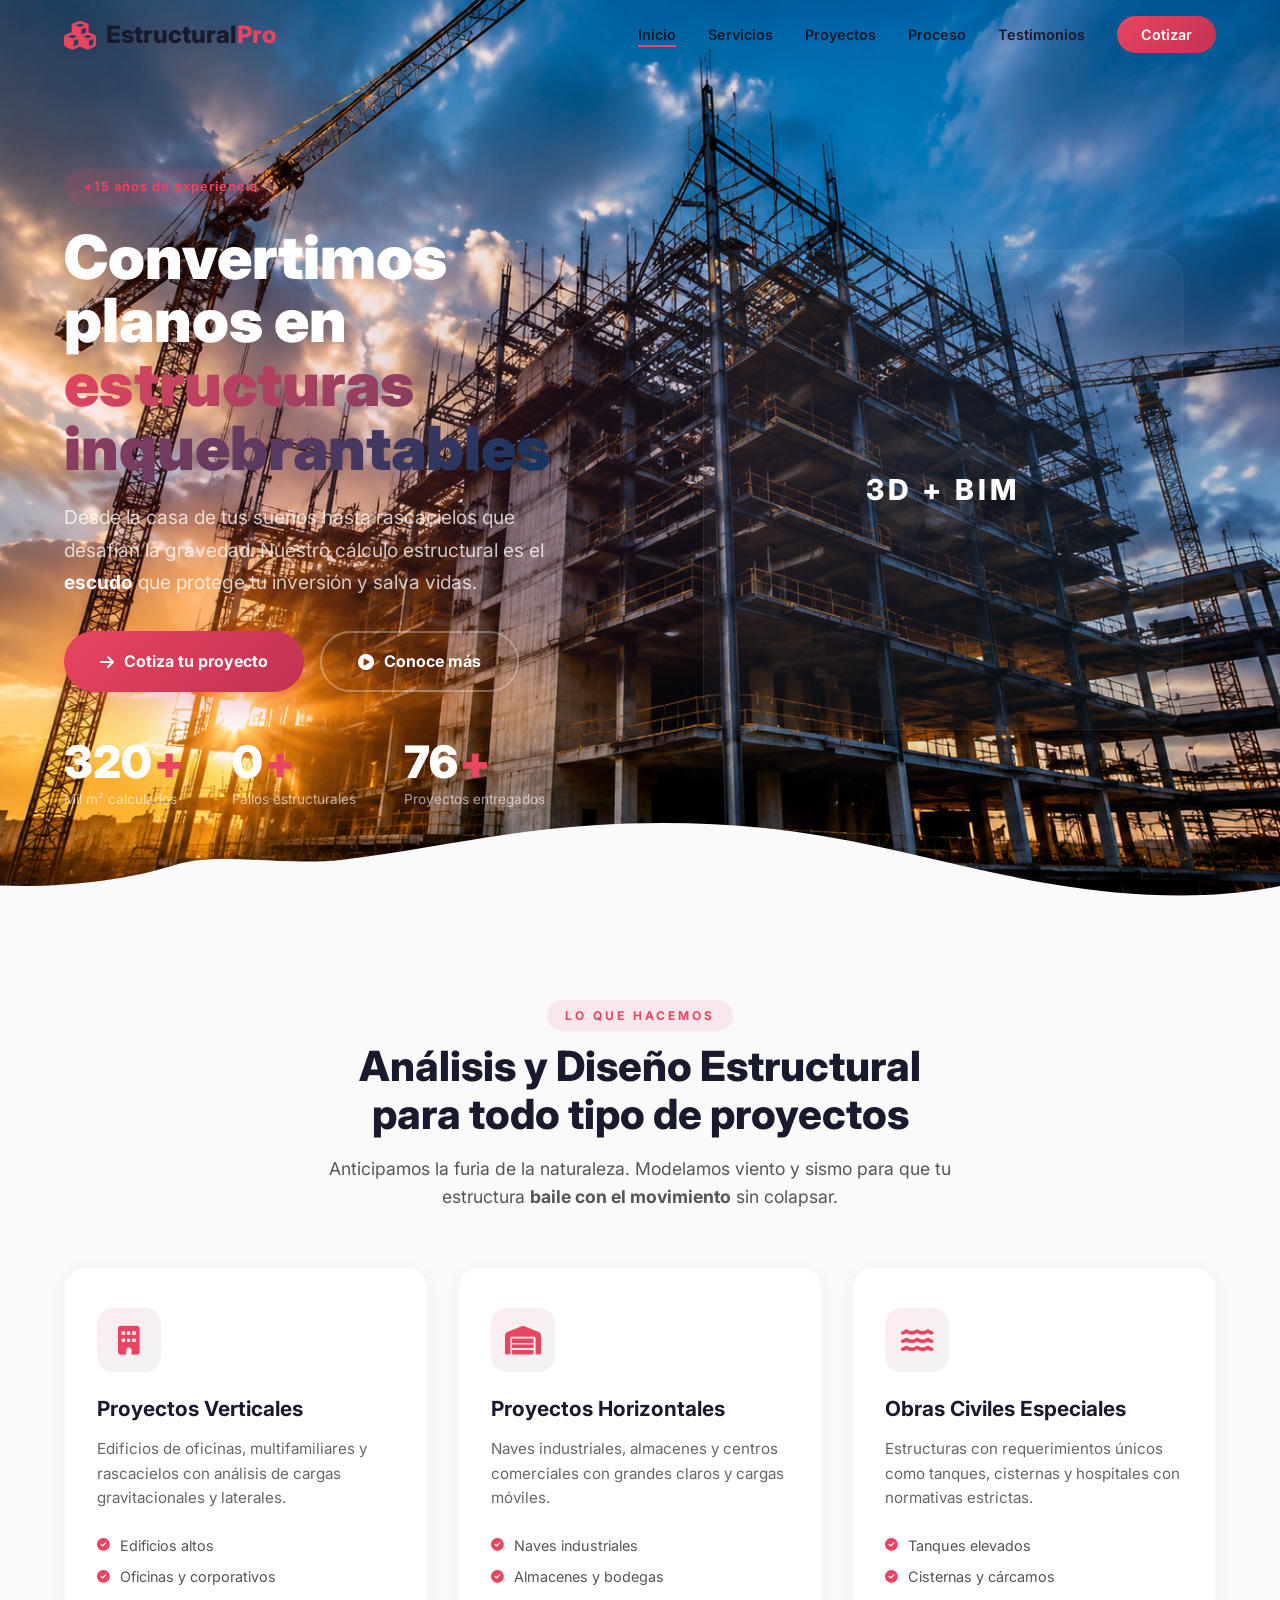
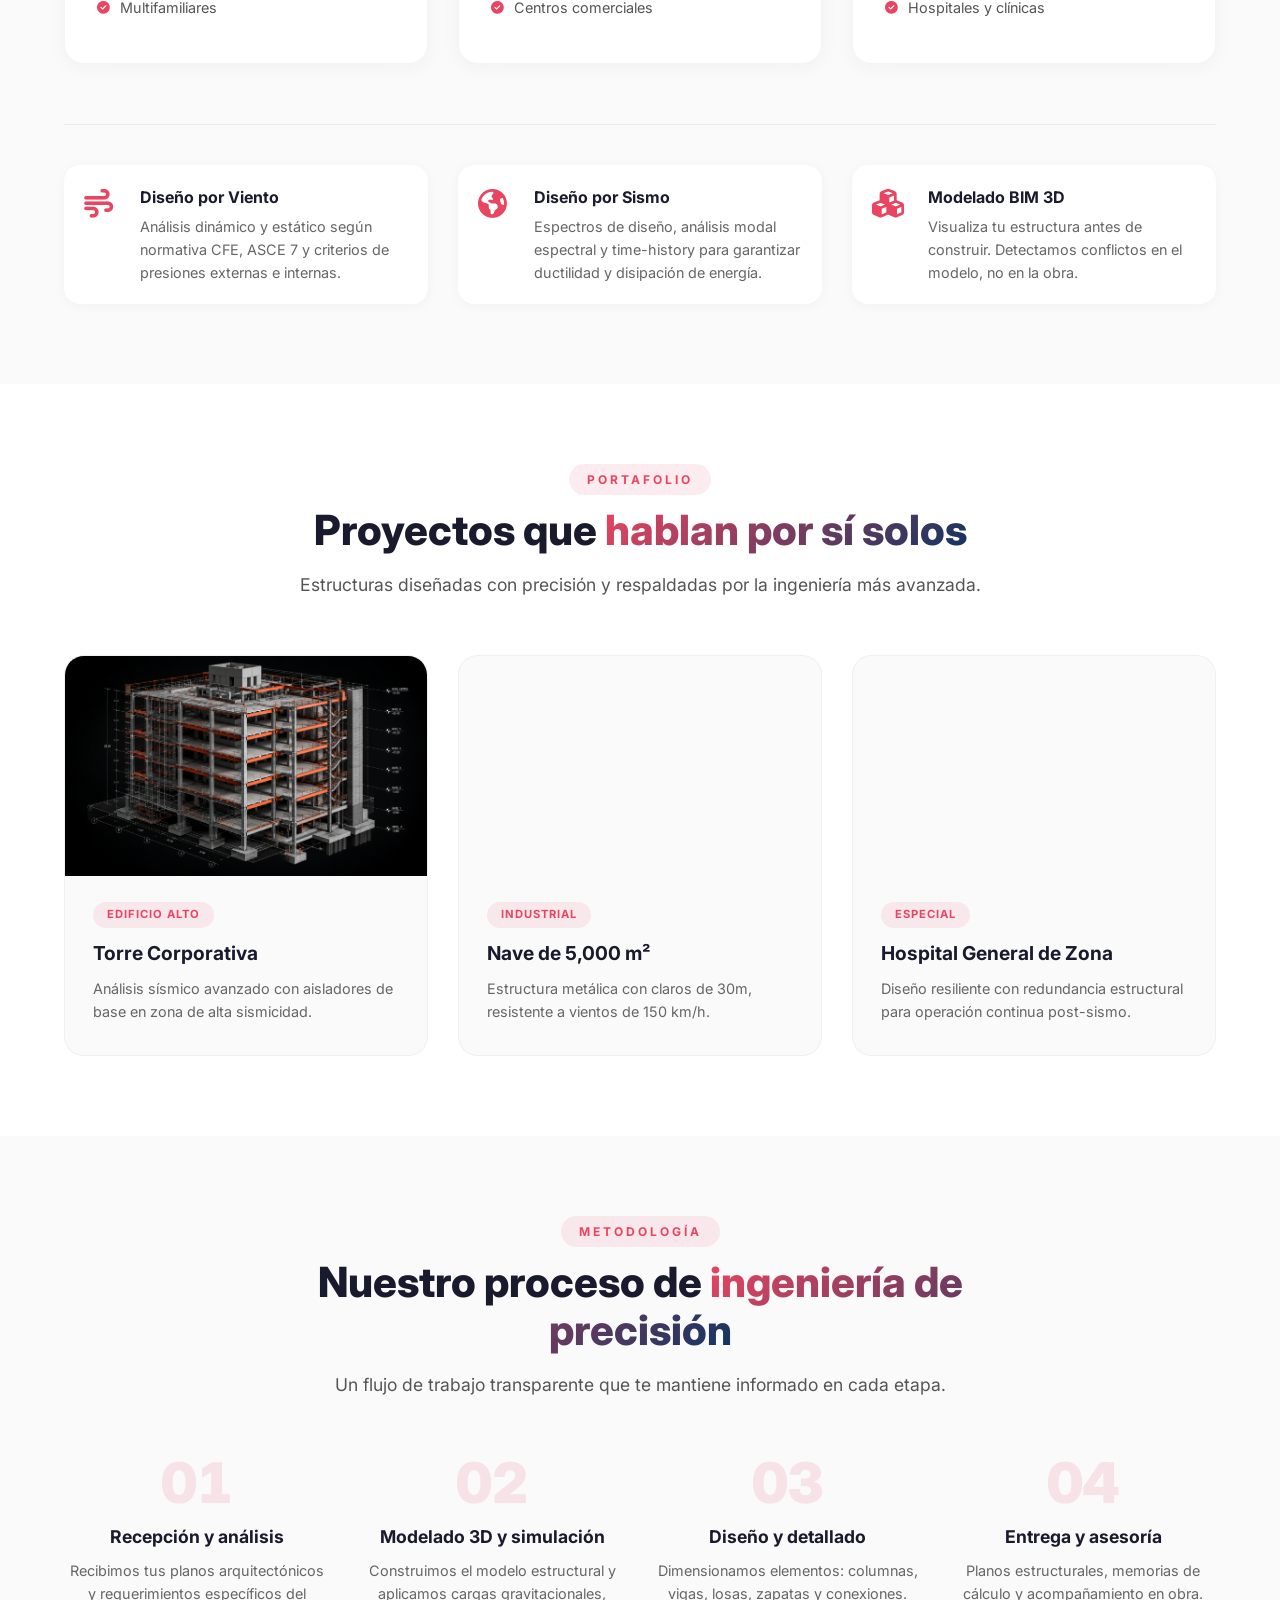
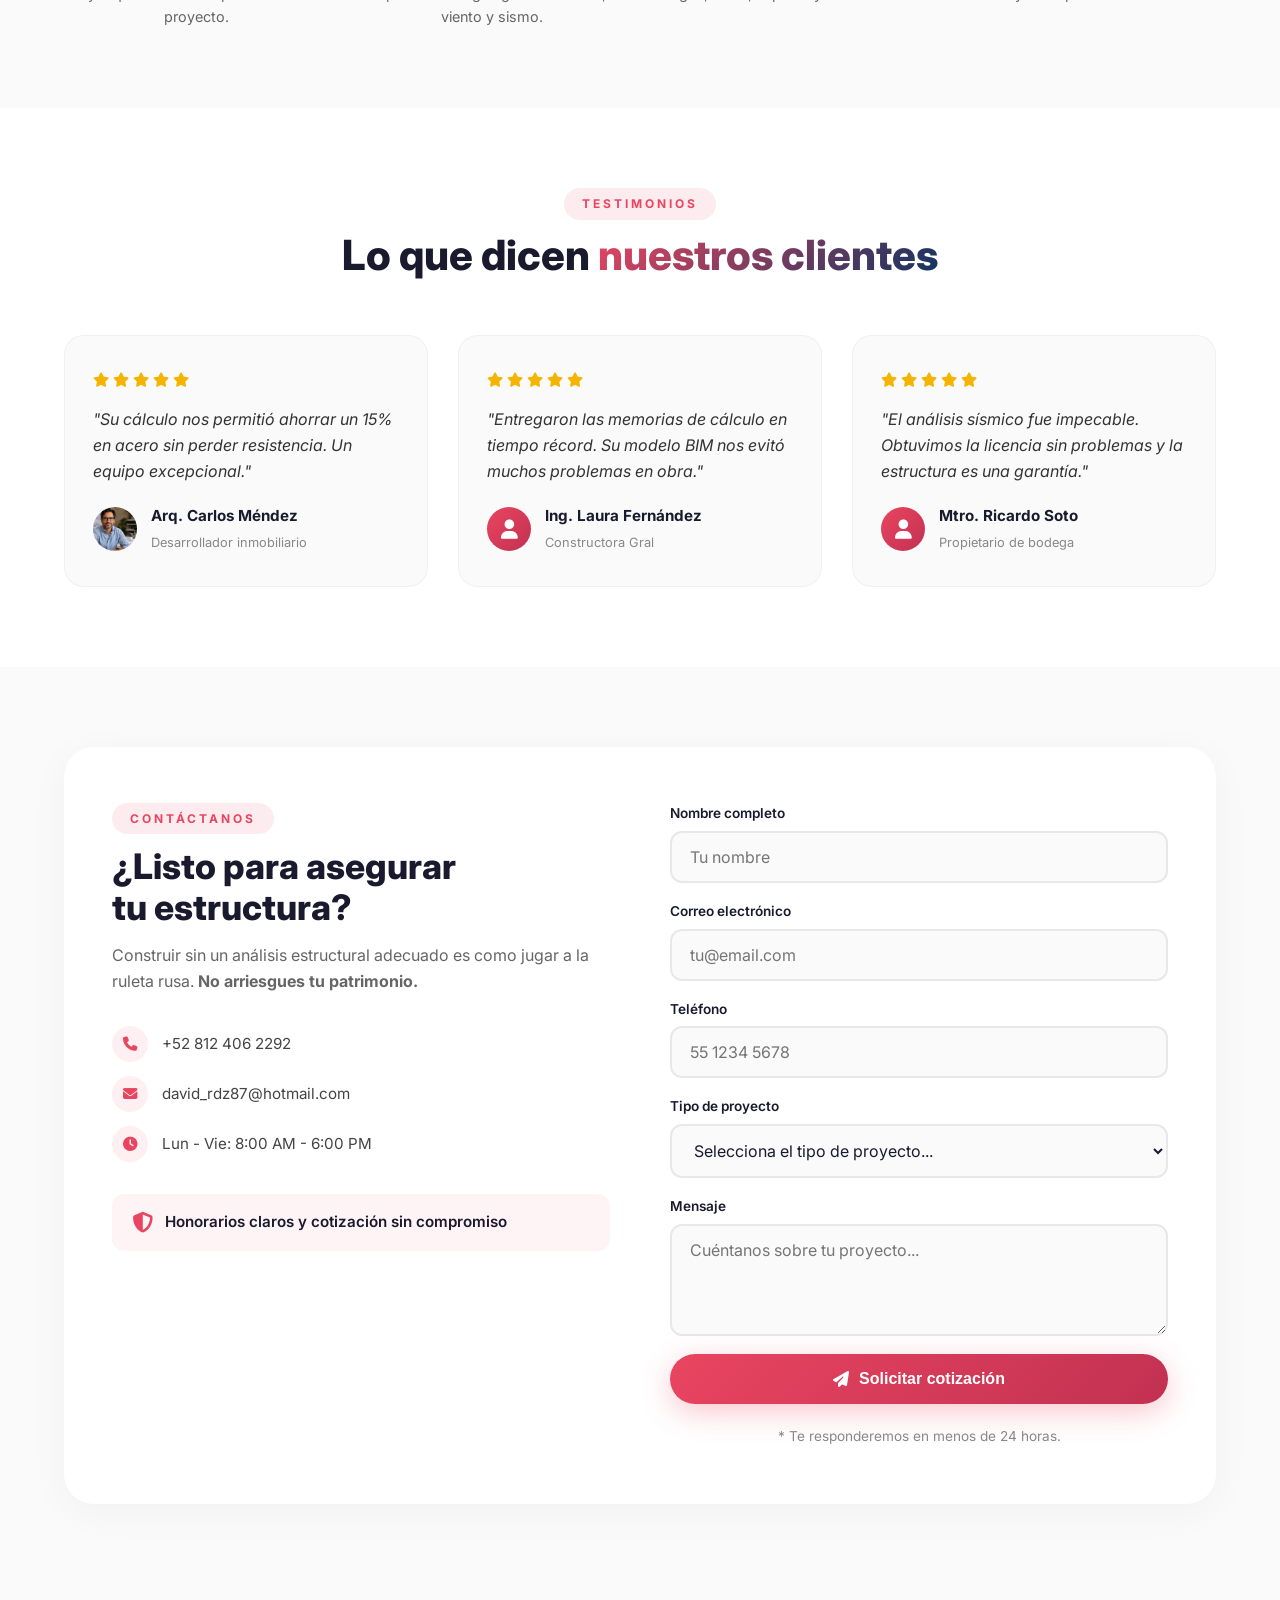
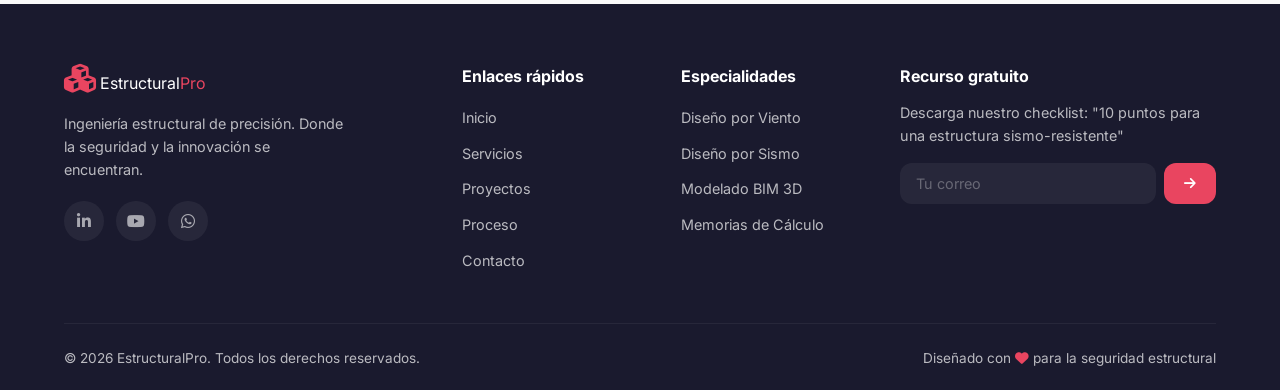
<file: index.html>
<!DOCTYPE html>
<html lang="es-MX">
<head>
    <meta charset="UTF-8" />
    <meta name="viewport" content="width=device-width, initial-scale=1.0" />
    <meta name="description" content="Análisis y Diseño Estructural para todo tipo de proyectos. Especialistas en resistencia sísmica y de viento. Cotiza tu estructura ahora." />
    <title>EstructuralPro | Análisis y Diseño Estructural</title>

    <!-- Google Fonts (cargado directamente) -->
    <link rel="preconnect" href="https://fonts.googleapis.com" />
    <link rel="preconnect" href="https://fonts.gstatic.com" crossorigin />
    <link href="https://fonts.googleapis.com/css2?family=Inter:opsz,wght@14..32,400;14..32,600;14..32,700;14..32,800;14..32,900&display=swap" rel="stylesheet" />

    <!-- Font Awesome (íconos vectoriales) -->
    <link rel="stylesheet" href="https://cdnjs.cloudflare.com/ajax/libs/font-awesome/6.5.0/css/all.min.css" />

    <!-- Estilos principales -->
    <link rel="stylesheet" href="styles.css" />
</head>
<body>

    <!-- ========== HEADER / NAVEGACIÓN ========== -->
    <header class="header" id="header">
        <div class="container header-container">
            <div class="logo">
                <a href="#">
                    <i class="fas fa-cubes"></i>
                    <span>Estructural<span class="highlight">Pro</span></span>
                </a>
            </div>

            <nav class="nav-menu" id="navMenu">
                <ul>
                    <li><a href="#inicio" class="active">Inicio</a></li>
                    <li><a href="#servicios">Servicios</a></li>
                    <li><a href="#proyectos">Proyectos</a></li>
                    <li><a href="#proceso">Proceso</a></li>
                    <li><a href="#testimonios">Testimonios</a></li>
                    <li><a href="#contacto" class="btn-nav-cta">Cotizar</a></li>
                </ul>
            </nav>

            <button class="hamburger" id="hamburger" aria-label="Abrir menú">
                <span></span>
                <span></span>
                <span></span>
            </button>
        </div>
    </header>

    <!-- ========== HERO ========== -->
    <section class="hero" id="inicio" style="background-image: url('hero-bg.jpg'); background-size: cover; background-position: center;">
        <div class="hero-overlay"></div>
        <div class="container hero-container">
            <div class="hero-content">
                <span class="hero-badge">+15 años de experiencia</span>
                <h1>
                    Convertimos planos en
                    <span class="text-gradient">estructuras inquebrantables</span>
                </h1>
                <p class="hero-desc">
                    Desde la casa de tus sueños hasta rascacielos que desafían la gravedad.
                    Nuestro cálculo estructural es el <strong>escudo</strong> que protege tu inversión y salva vidas.
                </p>
                <div class="hero-buttons">
                    <a href="#contacto" class="btn-primary">
                        <i class="fas fa-arrow-right"></i> Cotiza tu proyecto
                    </a>
                    <a href="#servicios" class="btn-secondary">
                        <i class="fas fa-play-circle"></i> Conoce más
                    </a>
                </div>
                <div class="hero-stats">
                    <div class="stat-item">
                        <span class="stat-number" data-count="500">0</span>
                        <span class="stat-label">Mil m² calculados</span>
                    </div>
                    <div class="stat-item">
                        <span class="stat-number" data-count="0">0</span>
                        <span class="stat-label">Fallos estructurales</span>
                    </div>
                    <div class="stat-item">
                        <span class="stat-number" data-count="120">0</span>
                        <span class="stat-label">Proyectos entregados</span>
                    </div>
                </div>
            </div>
            <div class="hero-visual">
                <div class="hero-3d-placeholder">
                    <i class="fas fa-cube"></i>
                    <i class="fas fa-cube"></i>
                    <i class="fas fa-cube"></i>
                    <span>3D + BIM</span>
                </div>
            </div>
        </div>
        <div class="hero-wave">
            <svg viewBox="0 0 1200 120" preserveAspectRatio="none">
                <path d="M321.39,56.44c58-10.79,114.16-30.13,172-41.86,82.39-16.72,168.19-17.73,250.45-.39C823.78,31,906.67,72,985.66,92.83c70.05,18.48,146.53,26.09,214.34,3V120H0V95.32C58.69,99.2,119.62,86.83,163.3,64.87,205.88,43.44,263.34,67.24,321.39,56.44Z" />
            </svg>
        </div>
    </section>

    <!-- ========== SERVICIOS ========== -->
    <section class="services" id="servicios">
        <div class="container">
            <div class="section-header">
                <span class="section-tag">Lo que hacemos</span>
                <h2>Análisis y Diseño Estructural <br />para todo tipo de proyectos</h2>
                <p>Anticipamos la furia de la naturaleza. Modelamos viento y sismo para que tu estructura <strong>baile con el movimiento</strong> sin colapsar.</p>
            </div>

            <div class="services-grid">
                <!-- Servicio 1 -->
                <div class="service-card">
                    <div class="service-icon"><i class="fas fa-building"></i></div>
                    <h3>Proyectos Verticales</h3>
                    <p>Edificios de oficinas, multifamiliares y rascacielos con análisis de cargas gravitacionales y laterales.</p>
                    <ul class="service-list">
                        <li><i class="fas fa-check-circle"></i> Edificios altos</li>
                        <li><i class="fas fa-check-circle"></i> Oficinas y corporativos</li>
                        <li><i class="fas fa-check-circle"></i> Multifamiliares</li>
                    </ul>
                </div>

                <!-- Servicio 2 -->
                <div class="service-card">
                    <div class="service-icon"><i class="fas fa-warehouse"></i></div>
                    <h3>Proyectos Horizontales</h3>
                    <p>Naves industriales, almacenes y centros comerciales con grandes claros y cargas móviles.</p>
                    <ul class="service-list">
                        <li><i class="fas fa-check-circle"></i> Naves industriales</li>
                        <li><i class="fas fa-check-circle"></i> Almacenes y bodegas</li>
                        <li><i class="fas fa-check-circle"></i> Centros comerciales</li>
                    </ul>
                </div>

                <!-- Servicio 3 -->
                <div class="service-card">
                    <div class="service-icon"><i class="fas fa-water"></i></div>
                    <h3>Obras Civiles Especiales</h3>
                    <p>Estructuras con requerimientos únicos como tanques, cisternas y hospitales con normativas estrictas.</p>
                    <ul class="service-list">
                        <li><i class="fas fa-check-circle"></i> Tanques elevados</li>
                        <li><i class="fas fa-check-circle"></i> Cisternas y cárcamos</li>
                        <li><i class="fas fa-check-circle"></i> Hospitales y clínicas</li>
                    </ul>
                </div>
            </div>

            <!-- Especialidades técnicas -->
            <div class="services-specialties">
                <div class="specialty-item">
                    <i class="fas fa-wind"></i>
                    <div>
                        <h4>Diseño por Viento</h4>
                        <p>Análisis dinámico y estático según normativa CFE, ASCE 7 y criterios de presiones externas e internas.</p>
                    </div>
                </div>
                <div class="specialty-item">
                    <i class="fas fa-earth-americas"></i>
                    <div>
                        <h4>Diseño por Sismo</h4>
                        <p>Espectros de diseño, análisis modal espectral y time-history para garantizar ductilidad y disipación de energía.</p>
                    </div>
                </div>
                <div class="specialty-item">
                    <i class="fas fa-cubes"></i>
                    <div>
                        <h4>Modelado BIM 3D</h4>
                        <p>Visualiza tu estructura antes de construir. Detectamos conflictos en el modelo, no en la obra.</p>
                    </div>
                </div>
            </div>
        </div>
    </section>

    <!-- ========== PROYECTOS / PORTFOLIO ========== -->
    <section class="projects" id="proyectos">
        <div class="container">
            <div class="section-header">
                <span class="section-tag">Portafolio</span>
                <h2>Proyectos que <span class="text-gradient">hablan por sí solos</span></h2>
                <p>Estructuras diseñadas con precisión y respaldadas por la ingeniería más avanzada.</p>
            </div>

            <div class="projects-grid">
                <div class="project-card">
                    <div class="project-image" style="background-image: url('proyecto1.jpg'); background-size: cover; background-position: center;">
    <!-- El ícono se mantiene o lo quitas -->
</div>
                    <div class="project-info">
                        <span class="project-tag">Edificio Alto</span>
                        <h3>Torre Corporativa</h3>
                        <p>Análisis sísmico avanzado con aisladores de base en zona de alta sismicidad.</p>
                    </div>
                </div>

                <div class="project-card">
                    <div class="project-image">
                        <i class="fas fa-warehouse"></i>
                    </div>
                    <div class="project-info">
                        <span class="project-tag">Industrial</span>
                        <h3>Nave de 5,000 m²</h3>
                        <p>Estructura metálica con claros de 30m, resistente a vientos de 150 km/h.</p>
                    </div>
                </div>

                <div class="project-card">
                    <div class="project-image">
                        <i class="fas fa-hospital"></i>
                    </div>
                    <div class="project-info">
                        <span class="project-tag">Especial</span>
                        <h3>Hospital General de Zona</h3>
                        <p>Diseño resiliente con redundancia estructural para operación continua post-sismo.</p>
                    </div>
                </div>
            </div>
        </div>
    </section>

    <!-- ========== PROCESO ========== -->
    <section class="process" id="proceso">
        <div class="container">
            <div class="section-header">
                <span class="section-tag">Metodología</span>
                <h2>Nuestro proceso de <span class="text-gradient">ingeniería de precisión</span></h2>
                <p>Un flujo de trabajo transparente que te mantiene informado en cada etapa.</p>
            </div>

            <div class="process-steps">
                <div class="step">
                    <div class="step-number">01</div>
                    <div class="step-content">
                        <h3>Recepción y análisis</h3>
                        <p>Recibimos tus planos arquitectónicos y requerimientos específicos del proyecto.</p>
                    </div>
                </div>
                <div class="step">
                    <div class="step-number">02</div>
                    <div class="step-content">
                        <h3>Modelado 3D y simulación</h3>
                        <p>Construimos el modelo estructural y aplicamos cargas gravitacionales, viento y sismo.</p>
                    </div>
                </div>
                <div class="step">
                    <div class="step-number">03</div>
                    <div class="step-content">
                        <h3>Diseño y detallado</h3>
                        <p>Dimensionamos elementos: columnas, vigas, losas, zapatas y conexiones.</p>
                    </div>
                </div>
                <div class="step">
                    <div class="step-number">04</div>
                    <div class="step-content">
                        <h3>Entrega y asesoría</h3>
                        <p>Planos estructurales, memorias de cálculo y acompañamiento en obra.</p>
                    </div>
                </div>
            </div>
        </div>
    </section>

    <!-- ========== TESTIMONIOS ========== -->
    <section class="testimonials" id="testimonios">
        <div class="container">
            <div class="section-header">
                <span class="section-tag">Testimonios</span>
                <h2>Lo que dicen <span class="text-gradient">nuestros clientes</span></h2>
            </div>

            <div class="testimonials-grid">
                <div class="testimonial-card">
                    <div class="testimonial-stars">
                        <i class="fas fa-star"></i>
                        <i class="fas fa-star"></i>
                        <i class="fas fa-star"></i>
                        <i class="fas fa-star"></i>
                        <i class="fas fa-star"></i>
                    </div>
                    <p>"Su cálculo nos permitió ahorrar un 15% en acero sin perder resistencia. Un equipo excepcional."</p>
                    <div class="testimonial-author">
                        <div class="author-avatar" style="background-image: url('testimonio1.jpg'); background-size: cover; background-position: center;">
    <!-- El ícono se mantiene o lo quitas -->
</div>
                        <div>
                            <span class="author-name">Arq. Carlos Méndez</span>
                            <span class="author-role">Desarrollador inmobiliario</span>
                        </div>
                    </div>
                </div>

                <div class="testimonial-card">
                    <div class="testimonial-stars">
                        <i class="fas fa-star"></i>
                        <i class="fas fa-star"></i>
                        <i class="fas fa-star"></i>
                        <i class="fas fa-star"></i>
                        <i class="fas fa-star"></i>
                    </div>
                    <p>"Entregaron las memorias de cálculo en tiempo récord. Su modelo BIM nos evitó muchos problemas en obra."</p>
                    <div class="testimonial-author">
                        <div class="author-avatar"><i class="fas fa-user"></i></div>
                        <div>
                            <span class="author-name">Ing. Laura Fernández</span>
                            <span class="author-role">Constructora Gral</span>
                        </div>
                    </div>
                </div>

                <div class="testimonial-card">
                    <div class="testimonial-stars">
                        <i class="fas fa-star"></i>
                        <i class="fas fa-star"></i>
                        <i class="fas fa-star"></i>
                        <i class="fas fa-star"></i>
                        <i class="fas fa-star"></i>
                    </div>
                    <p>"El análisis sísmico fue impecable. Obtuvimos la licencia sin problemas y la estructura es una garantía."</p>
                    <div class="testimonial-author">
                        <div class="author-avatar"><i class="fas fa-user"></i></div>
                        <div>
                            <span class="author-name">Mtro. Ricardo Soto</span>
                            <span class="author-role">Propietario de bodega</span>
                        </div>
                    </div>
                </div>
            </div>
        </div>
    </section>

    <!-- ========== CONTACTO / COTIZACIÓN ========== -->
    <section class="contact" id="contacto">
        <div class="container">
            <div class="contact-wrapper">
                <div class="contact-info">
                    <span class="section-tag">Contáctanos</span>
                    <h2>¿Listo para asegurar <br />tu estructura?</h2>
                    <p>Construir sin un análisis estructural adecuado es como jugar a la ruleta rusa. <strong>No arriesgues tu patrimonio.</strong></p>

                    <ul class="contact-details">
                        <li><i class="fas fa-phone"></i> <span>+52 812 406 2292</span></li>
                        <li><i class="fas fa-envelope"></i> <span>david_rdz87@hotmail.com</span></li>
                        <li><i class="fas fa-clock"></i> <span>Lun - Vie: 8:00 AM - 6:00 PM</span></li>
                    </ul>

                    <div class="contact-trust">
                        <i class="fas fa-shield-halved"></i>
                        <span>Honorarios claros y cotización sin compromiso</span>
                    </div>
                </div>

                <form class="contact-form" id="contactForm">
                    <div class="form-group">
                        <label for="nombre">Nombre completo</label>
                        <input type="text" id="nombre" placeholder="Tu nombre" required />
                    </div>
                    <div class="form-group">
                        <label for="email">Correo electrónico</label>
                        <input type="email" id="email" placeholder="tu@email.com" required />
                    </div>
                    <div class="form-group">
                        <label for="telefono">Teléfono</label>
                        <input type="tel" id="telefono" placeholder="55 1234 5678" />
                    </div>
                    <div class="form-group">
                        <label for="proyecto">Tipo de proyecto</label>
                        <select id="proyecto">
                            <option value="">Selecciona...</option>
                            <option>Casa habitación</option>
                            <option>Nave industrial</option>
                            <option>Almacén / Bodega</option>
                            <option>Centro comercial</option>
                            <option>Edificio de oficinas</option>
                            <option>Edificio multifamiliar</option>
                            <option>Edificio alto</option>
                            <option>Tanque elevado</option>
                            <option>Cisterna</option>
                            <option>Hospital</option>
                            <option>Otro</option>
                        </select>
                    </div>
                    <div class="form-group">
                        <label for="mensaje">Mensaje</label>
                        <textarea id="mensaje" rows="4" placeholder="Cuéntanos sobre tu proyecto..."></textarea>
                    </div>
                    <button type="submit" class="btn-primary btn-full">
                        <i class="fas fa-paper-plane"></i> Solicitar cotización
                    </button>
                    <p class="form-note">* Te responderemos en menos de 24 horas.</p>
                </form>
            </div>
        </div>
    </section>

    <!-- ========== FOOTER ========== -->
    <footer class="footer">
        <div class="container">
            <div class="footer-grid">
                <div class="footer-brand">
                    <div class="logo">
                        <i class="fas fa-cubes"></i>
                        <span>Estructural<span class="highlight">Pro</span></span>
                    </div>
                    <p>Ingeniería estructural de precisión. Donde la seguridad y la innovación se encuentran.</p>
                    <div class="footer-social">
                        <a href="#"><i class="fab fa-linkedin-in"></i></a>
                        <a href="#"><i class="fab fa-youtube"></i></a>
                        <a href="#"><i class="fab fa-whatsapp"></i></a>
                    </div>
                </div>
                <div class="footer-links">
                    <h4>Enlaces rápidos</h4>
                    <ul>
                        <li><a href="#inicio">Inicio</a></li>
                        <li><a href="#servicios">Servicios</a></li>
                        <li><a href="#proyectos">Proyectos</a></li>
                        <li><a href="#proceso">Proceso</a></li>
                        <li><a href="#contacto">Contacto</a></li>
                    </ul>
                </div>
                <div class="footer-links">
                    <h4>Especialidades</h4>
                    <ul>
                        <li><a href="#servicios">Diseño por Viento</a></li>
                        <li><a href="#servicios">Diseño por Sismo</a></li>
                        <li><a href="#servicios">Modelado BIM 3D</a></li>
                        <li><a href="#servicios">Memorias de Cálculo</a></li>
                    </ul>
                </div>
                <div class="footer-newsletter">
                    <h4>Recurso gratuito</h4>
                    <p>Descarga nuestro checklist: "10 puntos para una estructura sismo-resistente"</p>
                    <form class="footer-form">
                        <input type="email" placeholder="Tu correo" />
                        <button type="submit"><i class="fas fa-arrow-right"></i></button>
                    </form>
                </div>
            </div>
            <div class="footer-bottom">
                <p>&copy; 2026 EstructuralPro. Todos los derechos reservados.</p>
                <p>Diseñado con <i class="fas fa-heart"></i> para la seguridad estructural</p>
            </div>
        </div>
    </footer>

    <!-- ========== SCRIPTS ========== -->
    <script src="script.js"></script>
</body>
</html>
</file>
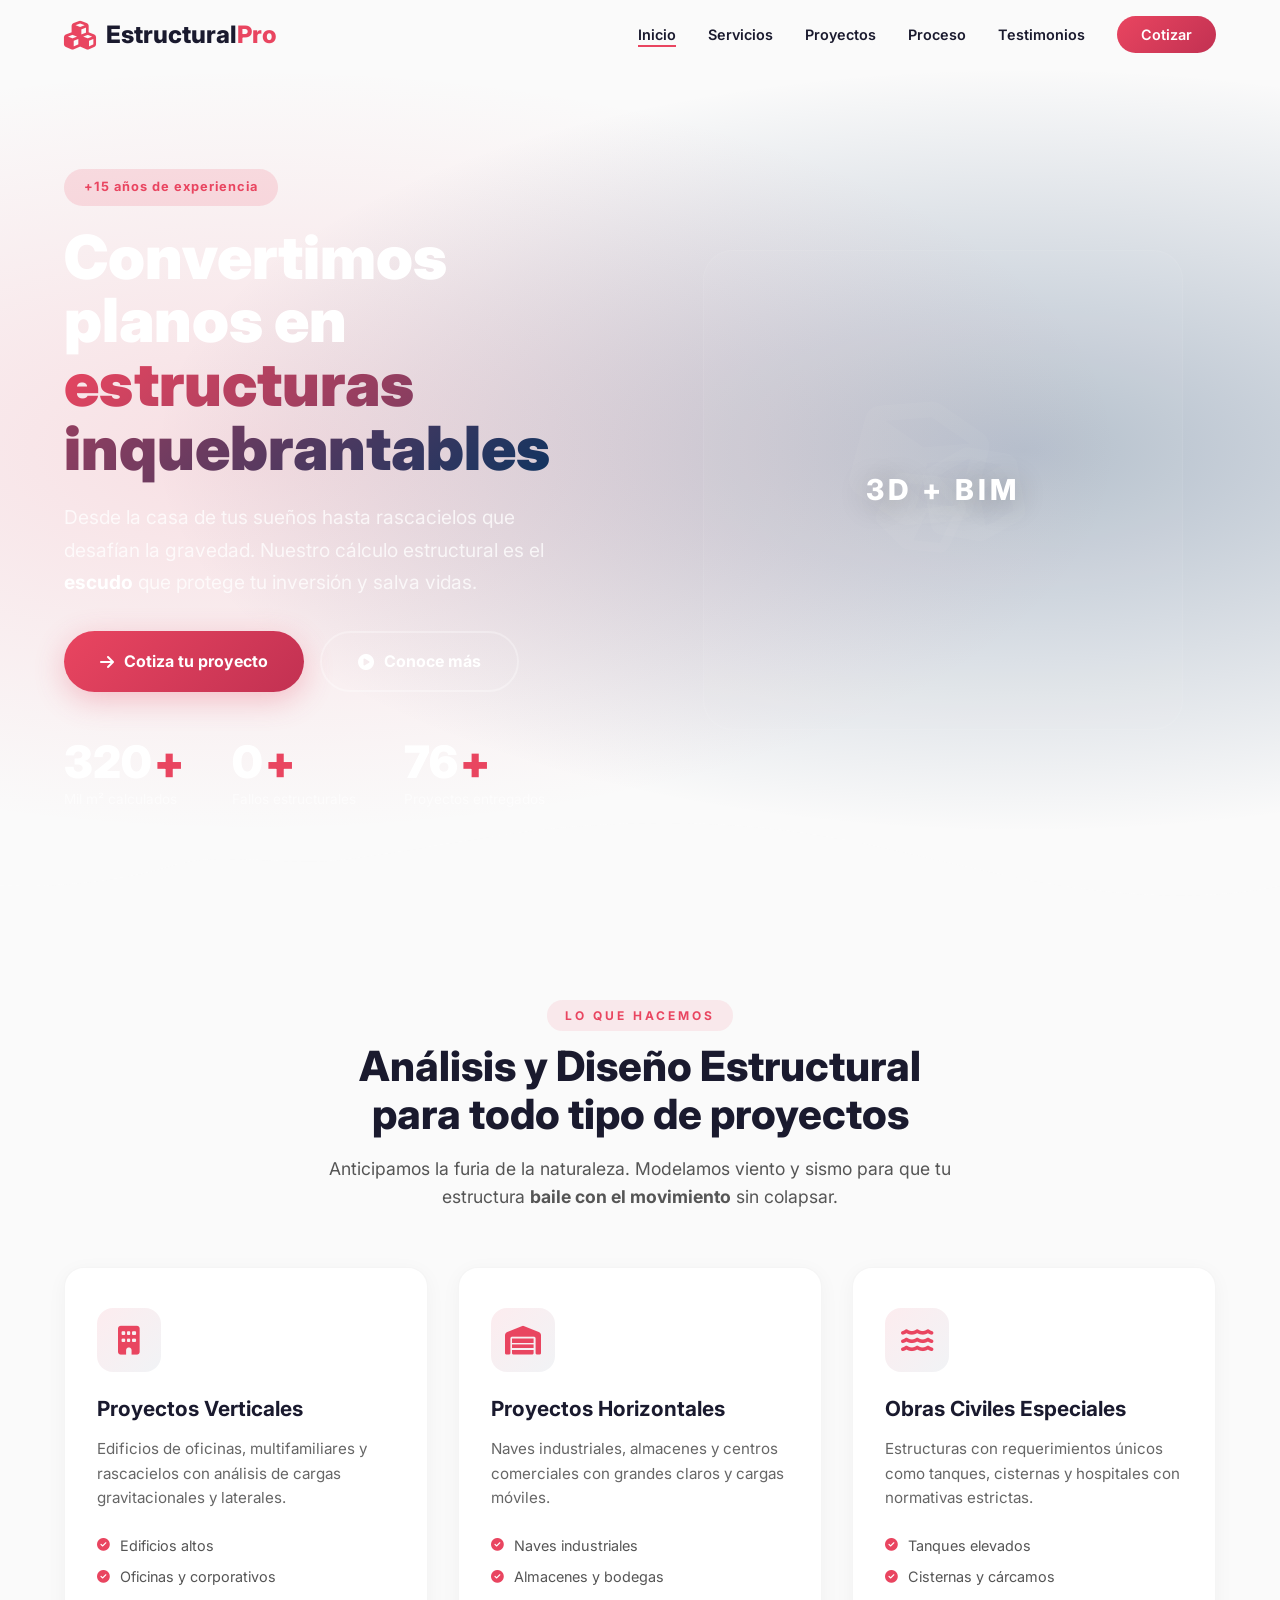
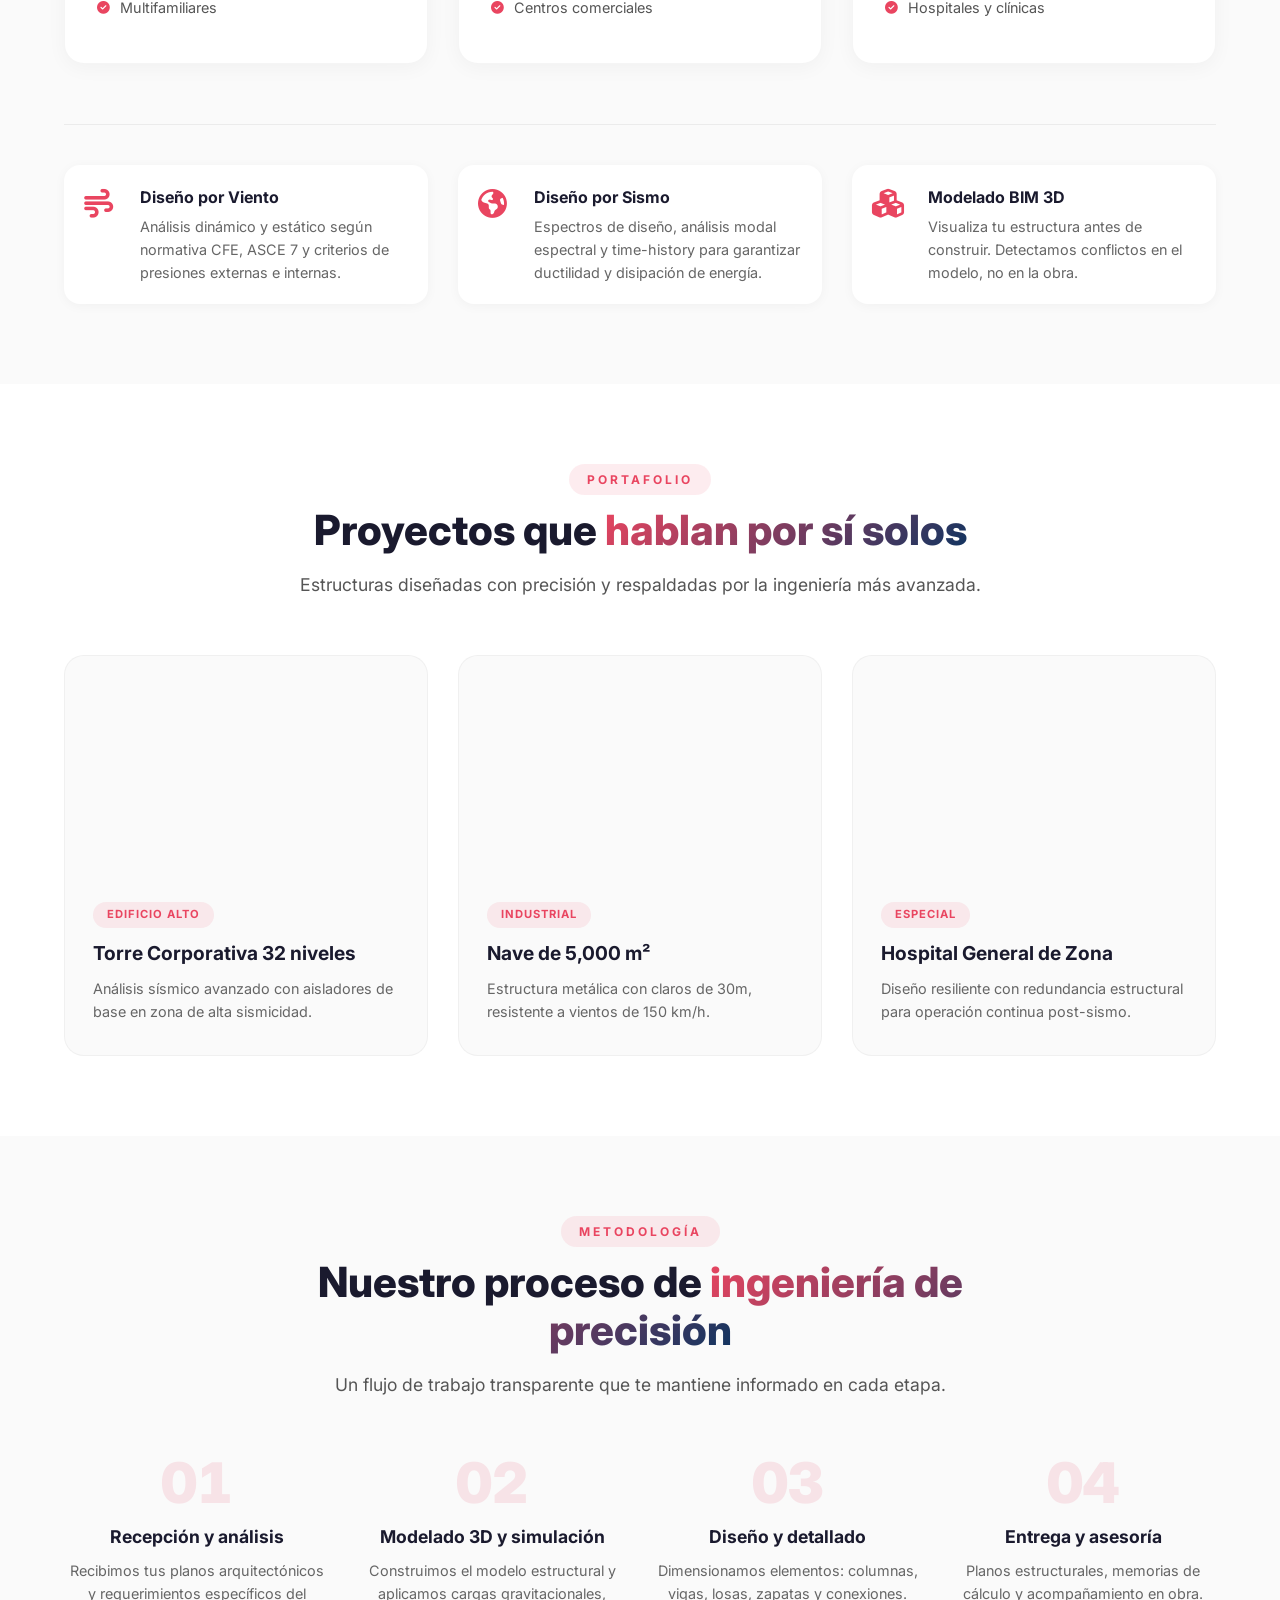
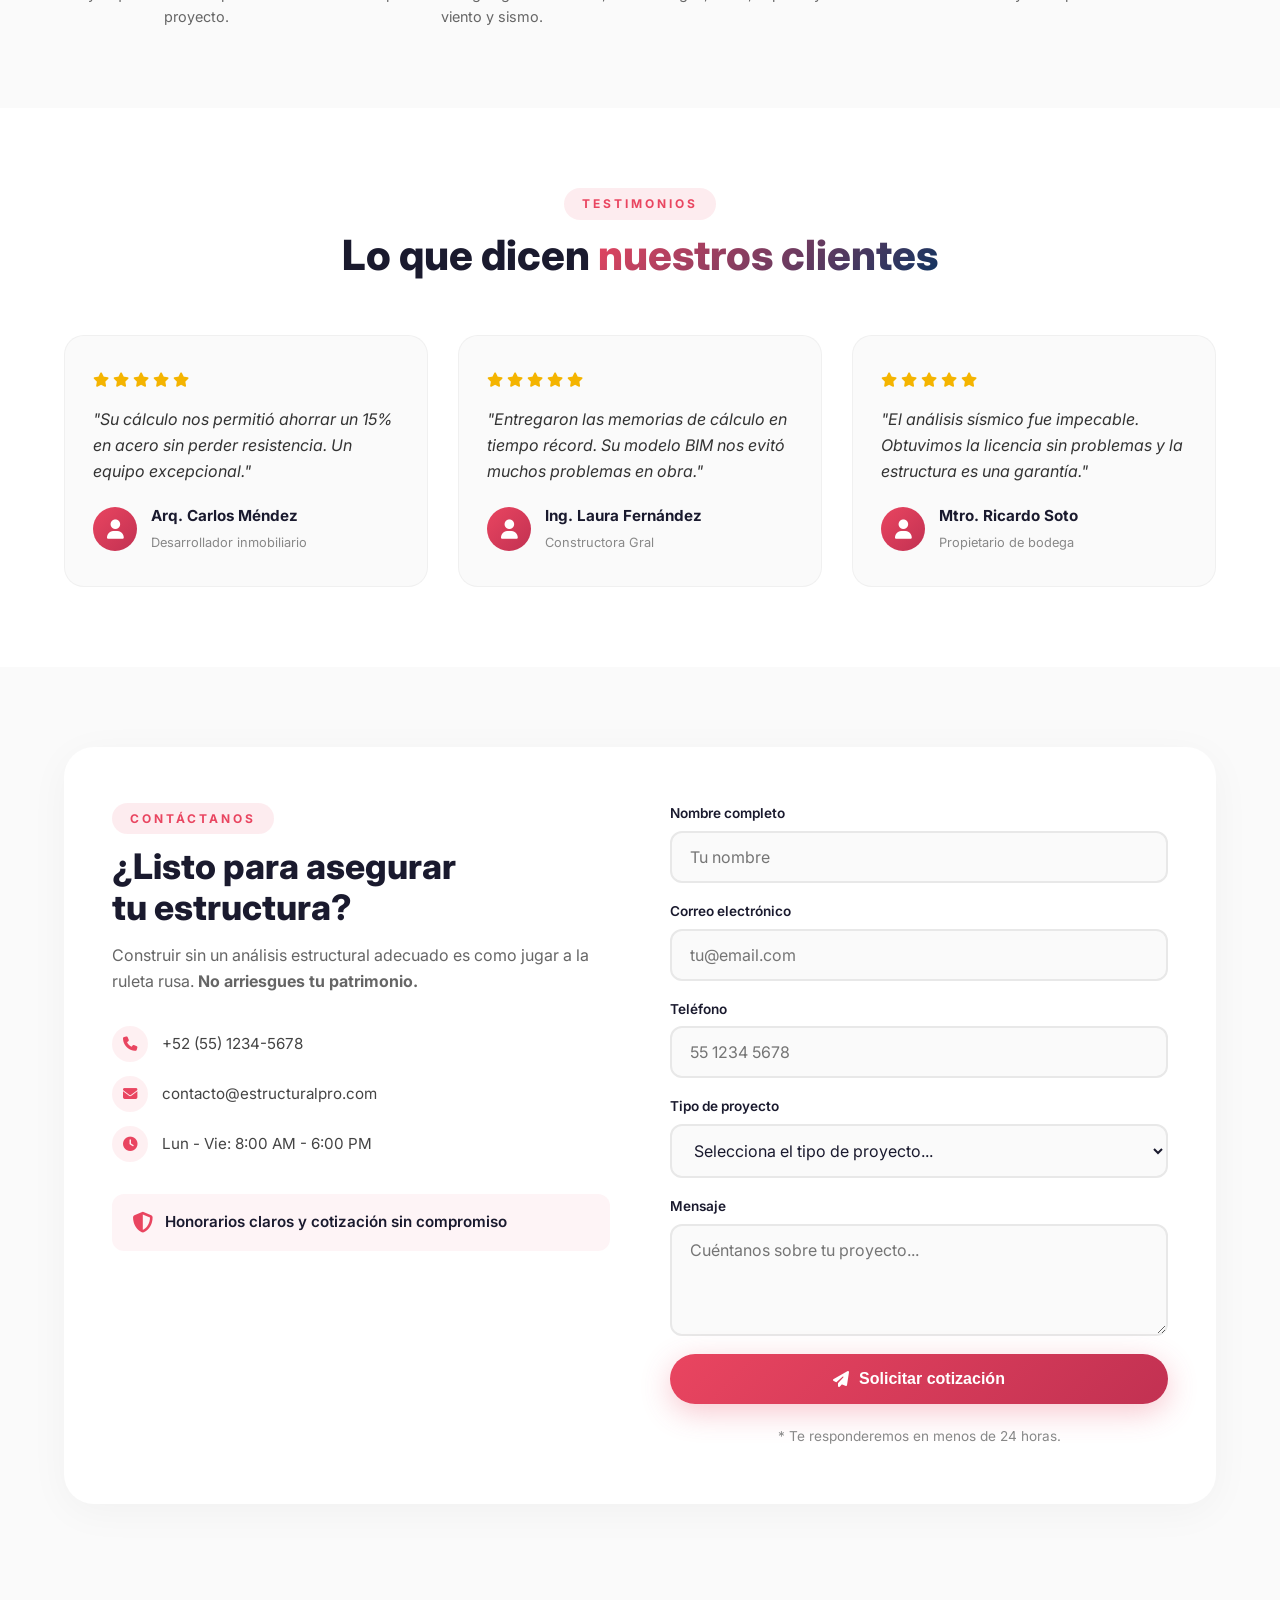
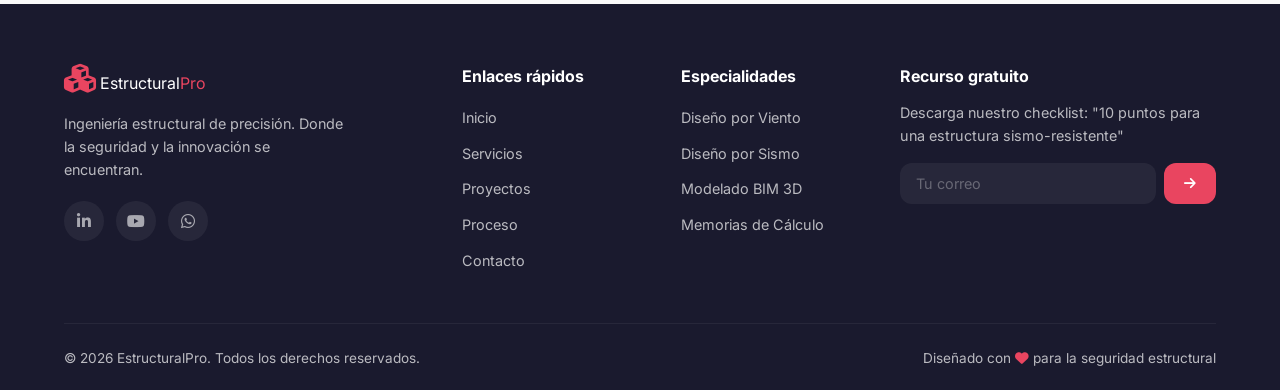
<file: index - copia.html>
<!DOCTYPE html>
<html lang="es-MX">
<head>
    <meta charset="UTF-8" />
    <meta name="viewport" content="width=device-width, initial-scale=1.0" />
    <meta name="description" content="Análisis y Diseño Estructural para todo tipo de proyectos. Especialistas en resistencia sísmica y de viento. Cotiza tu estructura ahora." />
    <title>EstructuralPro | Análisis y Diseño Estructural</title>

    <!-- Google Fonts (cargado directamente) -->
    <link rel="preconnect" href="https://fonts.googleapis.com" />
    <link rel="preconnect" href="https://fonts.gstatic.com" crossorigin />
    <link href="https://fonts.googleapis.com/css2?family=Inter:opsz,wght@14..32,400;14..32,600;14..32,700;14..32,800;14..32,900&display=swap" rel="stylesheet" />

    <!-- Font Awesome (íconos vectoriales) -->
    <link rel="stylesheet" href="https://cdnjs.cloudflare.com/ajax/libs/font-awesome/6.5.0/css/all.min.css" />

    <!-- Estilos principales -->
    <link rel="stylesheet" href="styles.css" />
</head>
<body>

    <!-- ========== HEADER / NAVEGACIÓN ========== -->
    <header class="header" id="header">
        <div class="container header-container">
            <div class="logo">
                <a href="#">
                    <i class="fas fa-cubes"></i>
                    <span>Estructural<span class="highlight">Pro</span></span>
                </a>
            </div>

            <nav class="nav-menu" id="navMenu">
                <ul>
                    <li><a href="#inicio" class="active">Inicio</a></li>
                    <li><a href="#servicios">Servicios</a></li>
                    <li><a href="#proyectos">Proyectos</a></li>
                    <li><a href="#proceso">Proceso</a></li>
                    <li><a href="#testimonios">Testimonios</a></li>
                    <li><a href="#contacto" class="btn-nav-cta">Cotizar</a></li>
                </ul>
            </nav>

            <button class="hamburger" id="hamburger" aria-label="Abrir menú">
                <span></span>
                <span></span>
                <span></span>
            </button>
        </div>
    </header>

    <!-- ========== HERO ========== -->
    <section class="hero" id="inicio">
        <div class="hero-overlay"></div>
        <div class="container hero-container">
            <div class="hero-content">
                <span class="hero-badge">+15 años de experiencia</span>
                <h1>
                    Convertimos planos en
                    <span class="text-gradient">estructuras inquebrantables</span>
                </h1>
                <p class="hero-desc">
                    Desde la casa de tus sueños hasta rascacielos que desafían la gravedad.
                    Nuestro cálculo estructural es el <strong>escudo</strong> que protege tu inversión y salva vidas.
                </p>
                <div class="hero-buttons">
                    <a href="#contacto" class="btn-primary">
                        <i class="fas fa-arrow-right"></i> Cotiza tu proyecto
                    </a>
                    <a href="#servicios" class="btn-secondary">
                        <i class="fas fa-play-circle"></i> Conoce más
                    </a>
                </div>
                <div class="hero-stats">
                    <div class="stat-item">
                        <span class="stat-number" data-count="500">0</span>
                        <span class="stat-label">Mil m² calculados</span>
                    </div>
                    <div class="stat-item">
                        <span class="stat-number" data-count="0">0</span>
                        <span class="stat-label">Fallos estructurales</span>
                    </div>
                    <div class="stat-item">
                        <span class="stat-number" data-count="120">0</span>
                        <span class="stat-label">Proyectos entregados</span>
                    </div>
                </div>
            </div>
            <div class="hero-visual">
                <div class="hero-3d-placeholder">
                    <i class="fas fa-cube"></i>
                    <i class="fas fa-cube"></i>
                    <i class="fas fa-cube"></i>
                    <span>3D + BIM</span>
                </div>
            </div>
        </div>
        <div class="hero-wave">
            <svg viewBox="0 0 1200 120" preserveAspectRatio="none">
                <path d="M321.39,56.44c58-10.79,114.16-30.13,172-41.86,82.39-16.72,168.19-17.73,250.45-.39C823.78,31,906.67,72,985.66,92.83c70.05,18.48,146.53,26.09,214.34,3V120H0V95.32C58.69,99.2,119.62,86.83,163.3,64.87,205.88,43.44,263.34,67.24,321.39,56.44Z" />
            </svg>
        </div>
    </section>

    <!-- ========== SERVICIOS ========== -->
    <section class="services" id="servicios">
        <div class="container">
            <div class="section-header">
                <span class="section-tag">Lo que hacemos</span>
                <h2>Análisis y Diseño Estructural <br />para todo tipo de proyectos</h2>
                <p>Anticipamos la furia de la naturaleza. Modelamos viento y sismo para que tu estructura <strong>baile con el movimiento</strong> sin colapsar.</p>
            </div>

            <div class="services-grid">
                <!-- Servicio 1 -->
                <div class="service-card">
                    <div class="service-icon"><i class="fas fa-building"></i></div>
                    <h3>Proyectos Verticales</h3>
                    <p>Edificios de oficinas, multifamiliares y rascacielos con análisis de cargas gravitacionales y laterales.</p>
                    <ul class="service-list">
                        <li><i class="fas fa-check-circle"></i> Edificios altos</li>
                        <li><i class="fas fa-check-circle"></i> Oficinas y corporativos</li>
                        <li><i class="fas fa-check-circle"></i> Multifamiliares</li>
                    </ul>
                </div>

                <!-- Servicio 2 -->
                <div class="service-card">
                    <div class="service-icon"><i class="fas fa-warehouse"></i></div>
                    <h3>Proyectos Horizontales</h3>
                    <p>Naves industriales, almacenes y centros comerciales con grandes claros y cargas móviles.</p>
                    <ul class="service-list">
                        <li><i class="fas fa-check-circle"></i> Naves industriales</li>
                        <li><i class="fas fa-check-circle"></i> Almacenes y bodegas</li>
                        <li><i class="fas fa-check-circle"></i> Centros comerciales</li>
                    </ul>
                </div>

                <!-- Servicio 3 -->
                <div class="service-card">
                    <div class="service-icon"><i class="fas fa-water"></i></div>
                    <h3>Obras Civiles Especiales</h3>
                    <p>Estructuras con requerimientos únicos como tanques, cisternas y hospitales con normativas estrictas.</p>
                    <ul class="service-list">
                        <li><i class="fas fa-check-circle"></i> Tanques elevados</li>
                        <li><i class="fas fa-check-circle"></i> Cisternas y cárcamos</li>
                        <li><i class="fas fa-check-circle"></i> Hospitales y clínicas</li>
                    </ul>
                </div>
            </div>

            <!-- Especialidades técnicas -->
            <div class="services-specialties">
                <div class="specialty-item">
                    <i class="fas fa-wind"></i>
                    <div>
                        <h4>Diseño por Viento</h4>
                        <p>Análisis dinámico y estático según normativa CFE, ASCE 7 y criterios de presiones externas e internas.</p>
                    </div>
                </div>
                <div class="specialty-item">
                    <i class="fas fa-earth-americas"></i>
                    <div>
                        <h4>Diseño por Sismo</h4>
                        <p>Espectros de diseño, análisis modal espectral y time-history para garantizar ductilidad y disipación de energía.</p>
                    </div>
                </div>
                <div class="specialty-item">
                    <i class="fas fa-cubes"></i>
                    <div>
                        <h4>Modelado BIM 3D</h4>
                        <p>Visualiza tu estructura antes de construir. Detectamos conflictos en el modelo, no en la obra.</p>
                    </div>
                </div>
            </div>
        </div>
    </section>

    <!-- ========== PROYECTOS / PORTFOLIO ========== -->
    <section class="projects" id="proyectos">
        <div class="container">
            <div class="section-header">
                <span class="section-tag">Portafolio</span>
                <h2>Proyectos que <span class="text-gradient">hablan por sí solos</span></h2>
                <p>Estructuras diseñadas con precisión y respaldadas por la ingeniería más avanzada.</p>
            </div>

            <div class="projects-grid">
                <div class="project-card">
                    <div class="project-image">
                        <i class="fas fa-building"></i>
                    </div>
                    <div class="project-info">
                        <span class="project-tag">Edificio Alto</span>
                        <h3>Torre Corporativa 32 niveles</h3>
                        <p>Análisis sísmico avanzado con aisladores de base en zona de alta sismicidad.</p>
                    </div>
                </div>

                <div class="project-card">
                    <div class="project-image">
                        <i class="fas fa-warehouse"></i>
                    </div>
                    <div class="project-info">
                        <span class="project-tag">Industrial</span>
                        <h3>Nave de 5,000 m²</h3>
                        <p>Estructura metálica con claros de 30m, resistente a vientos de 150 km/h.</p>
                    </div>
                </div>

                <div class="project-card">
                    <div class="project-image">
                        <i class="fas fa-hospital"></i>
                    </div>
                    <div class="project-info">
                        <span class="project-tag">Especial</span>
                        <h3>Hospital General de Zona</h3>
                        <p>Diseño resiliente con redundancia estructural para operación continua post-sismo.</p>
                    </div>
                </div>
            </div>
        </div>
    </section>

    <!-- ========== PROCESO ========== -->
    <section class="process" id="proceso">
        <div class="container">
            <div class="section-header">
                <span class="section-tag">Metodología</span>
                <h2>Nuestro proceso de <span class="text-gradient">ingeniería de precisión</span></h2>
                <p>Un flujo de trabajo transparente que te mantiene informado en cada etapa.</p>
            </div>

            <div class="process-steps">
                <div class="step">
                    <div class="step-number">01</div>
                    <div class="step-content">
                        <h3>Recepción y análisis</h3>
                        <p>Recibimos tus planos arquitectónicos y requerimientos específicos del proyecto.</p>
                    </div>
                </div>
                <div class="step">
                    <div class="step-number">02</div>
                    <div class="step-content">
                        <h3>Modelado 3D y simulación</h3>
                        <p>Construimos el modelo estructural y aplicamos cargas gravitacionales, viento y sismo.</p>
                    </div>
                </div>
                <div class="step">
                    <div class="step-number">03</div>
                    <div class="step-content">
                        <h3>Diseño y detallado</h3>
                        <p>Dimensionamos elementos: columnas, vigas, losas, zapatas y conexiones.</p>
                    </div>
                </div>
                <div class="step">
                    <div class="step-number">04</div>
                    <div class="step-content">
                        <h3>Entrega y asesoría</h3>
                        <p>Planos estructurales, memorias de cálculo y acompañamiento en obra.</p>
                    </div>
                </div>
            </div>
        </div>
    </section>

    <!-- ========== TESTIMONIOS ========== -->
    <section class="testimonials" id="testimonios">
        <div class="container">
            <div class="section-header">
                <span class="section-tag">Testimonios</span>
                <h2>Lo que dicen <span class="text-gradient">nuestros clientes</span></h2>
            </div>

            <div class="testimonials-grid">
                <div class="testimonial-card">
                    <div class="testimonial-stars">
                        <i class="fas fa-star"></i>
                        <i class="fas fa-star"></i>
                        <i class="fas fa-star"></i>
                        <i class="fas fa-star"></i>
                        <i class="fas fa-star"></i>
                    </div>
                    <p>"Su cálculo nos permitió ahorrar un 15% en acero sin perder resistencia. Un equipo excepcional."</p>
                    <div class="testimonial-author">
                        <div class="author-avatar"><i class="fas fa-user"></i></div>
                        <div>
                            <span class="author-name">Arq. Carlos Méndez</span>
                            <span class="author-role">Desarrollador inmobiliario</span>
                        </div>
                    </div>
                </div>

                <div class="testimonial-card">
                    <div class="testimonial-stars">
                        <i class="fas fa-star"></i>
                        <i class="fas fa-star"></i>
                        <i class="fas fa-star"></i>
                        <i class="fas fa-star"></i>
                        <i class="fas fa-star"></i>
                    </div>
                    <p>"Entregaron las memorias de cálculo en tiempo récord. Su modelo BIM nos evitó muchos problemas en obra."</p>
                    <div class="testimonial-author">
                        <div class="author-avatar"><i class="fas fa-user"></i></div>
                        <div>
                            <span class="author-name">Ing. Laura Fernández</span>
                            <span class="author-role">Constructora Gral</span>
                        </div>
                    </div>
                </div>

                <div class="testimonial-card">
                    <div class="testimonial-stars">
                        <i class="fas fa-star"></i>
                        <i class="fas fa-star"></i>
                        <i class="fas fa-star"></i>
                        <i class="fas fa-star"></i>
                        <i class="fas fa-star"></i>
                    </div>
                    <p>"El análisis sísmico fue impecable. Obtuvimos la licencia sin problemas y la estructura es una garantía."</p>
                    <div class="testimonial-author">
                        <div class="author-avatar"><i class="fas fa-user"></i></div>
                        <div>
                            <span class="author-name">Mtro. Ricardo Soto</span>
                            <span class="author-role">Propietario de bodega</span>
                        </div>
                    </div>
                </div>
            </div>
        </div>
    </section>

    <!-- ========== CONTACTO / COTIZACIÓN ========== -->
    <section class="contact" id="contacto">
        <div class="container">
            <div class="contact-wrapper">
                <div class="contact-info">
                    <span class="section-tag">Contáctanos</span>
                    <h2>¿Listo para asegurar <br />tu estructura?</h2>
                    <p>Construir sin un análisis estructural adecuado es como jugar a la ruleta rusa. <strong>No arriesgues tu patrimonio.</strong></p>

                    <ul class="contact-details">
                        <li><i class="fas fa-phone"></i> <span>+52 (55) 1234-5678</span></li>
                        <li><i class="fas fa-envelope"></i> <span>contacto@estructuralpro.com</span></li>
                        <li><i class="fas fa-clock"></i> <span>Lun - Vie: 8:00 AM - 6:00 PM</span></li>
                    </ul>

                    <div class="contact-trust">
                        <i class="fas fa-shield-halved"></i>
                        <span>Honorarios claros y cotización sin compromiso</span>
                    </div>
                </div>

                <form class="contact-form" id="contactForm">
                    <div class="form-group">
                        <label for="nombre">Nombre completo</label>
                        <input type="text" id="nombre" placeholder="Tu nombre" required />
                    </div>
                    <div class="form-group">
                        <label for="email">Correo electrónico</label>
                        <input type="email" id="email" placeholder="tu@email.com" required />
                    </div>
                    <div class="form-group">
                        <label for="telefono">Teléfono</label>
                        <input type="tel" id="telefono" placeholder="55 1234 5678" />
                    </div>
                    <div class="form-group">
                        <label for="proyecto">Tipo de proyecto</label>
                        <select id="proyecto">
                            <option value="">Selecciona...</option>
                            <option>Casa habitación</option>
                            <option>Nave industrial</option>
                            <option>Almacén / Bodega</option>
                            <option>Centro comercial</option>
                            <option>Edificio de oficinas</option>
                            <option>Edificio multifamiliar</option>
                            <option>Edificio alto</option>
                            <option>Tanque elevado</option>
                            <option>Cisterna</option>
                            <option>Hospital</option>
                            <option>Otro</option>
                        </select>
                    </div>
                    <div class="form-group">
                        <label for="mensaje">Mensaje</label>
                        <textarea id="mensaje" rows="4" placeholder="Cuéntanos sobre tu proyecto..."></textarea>
                    </div>
                    <button type="submit" class="btn-primary btn-full">
                        <i class="fas fa-paper-plane"></i> Solicitar cotización
                    </button>
                    <p class="form-note">* Te responderemos en menos de 24 horas.</p>
                </form>
            </div>
        </div>
    </section>

    <!-- ========== FOOTER ========== -->
    <footer class="footer">
        <div class="container">
            <div class="footer-grid">
                <div class="footer-brand">
                    <div class="logo">
                        <i class="fas fa-cubes"></i>
                        <span>Estructural<span class="highlight">Pro</span></span>
                    </div>
                    <p>Ingeniería estructural de precisión. Donde la seguridad y la innovación se encuentran.</p>
                    <div class="footer-social">
                        <a href="#"><i class="fab fa-linkedin-in"></i></a>
                        <a href="#"><i class="fab fa-youtube"></i></a>
                        <a href="#"><i class="fab fa-whatsapp"></i></a>
                    </div>
                </div>
                <div class="footer-links">
                    <h4>Enlaces rápidos</h4>
                    <ul>
                        <li><a href="#inicio">Inicio</a></li>
                        <li><a href="#servicios">Servicios</a></li>
                        <li><a href="#proyectos">Proyectos</a></li>
                        <li><a href="#proceso">Proceso</a></li>
                        <li><a href="#contacto">Contacto</a></li>
                    </ul>
                </div>
                <div class="footer-links">
                    <h4>Especialidades</h4>
                    <ul>
                        <li><a href="#servicios">Diseño por Viento</a></li>
                        <li><a href="#servicios">Diseño por Sismo</a></li>
                        <li><a href="#servicios">Modelado BIM 3D</a></li>
                        <li><a href="#servicios">Memorias de Cálculo</a></li>
                    </ul>
                </div>
                <div class="footer-newsletter">
                    <h4>Recurso gratuito</h4>
                    <p>Descarga nuestro checklist: "10 puntos para una estructura sismo-resistente"</p>
                    <form class="footer-form">
                        <input type="email" placeholder="Tu correo" />
                        <button type="submit"><i class="fas fa-arrow-right"></i></button>
                    </form>
                </div>
            </div>
            <div class="footer-bottom">
                <p>&copy; 2026 EstructuralPro. Todos los derechos reservados.</p>
                <p>Diseñado con <i class="fas fa-heart"></i> para la seguridad estructural</p>
            </div>
        </div>
    </footer>

    <!-- ========== SCRIPTS ========== -->
    <script src="script.js"></script>
</body>
</html>
</file>
<file: styles.css>
/* ============================================
   ESTILOS PRINCIPALES - EstructuralPro
   ============================================ */

/* ---------- RESET Y BASE ---------- */
*,
*::before,
*::after {
    margin: 0;
    padding: 0;
    box-sizing: border-box;
}

html {
    scroll-behavior: smooth;
}

body {
    font-family: 'Inter', -apple-system, BlinkMacSystemFont, sans-serif;
    font-size: 16px;
    line-height: 1.6;
    color: #1a1a2e;
    background: #fafafa;
    overflow-x: hidden;
}

a {
    text-decoration: none;
    color: inherit;
}

ul {
    list-style: none;
}

img {
    max-width: 100%;
    display: block;
}

.container {
    max-width: 1200px;
    margin: 0 auto;
    padding: 0 24px;
}

/* ---------- UTILIDADES ---------- */
.text-gradient {
    background: linear-gradient(135deg, #e94560, #0f3460);
    -webkit-background-clip: text;
    -webkit-text-fill-color: transparent;
    background-clip: text;
}

.section-tag {
    display: inline-block;
    font-size: 0.75rem;
    font-weight: 700;
    text-transform: uppercase;
    letter-spacing: 3px;
    color: #e94560;
    background: rgba(233, 69, 96, 0.10);
    padding: 6px 18px;
    border-radius: 50px;
    margin-bottom: 12px;
}

.section-header {
    text-align: center;
    max-width: 700px;
    margin: 0 auto 56px;
}

.section-header h2 {
    font-size: 2.6rem;
    font-weight: 800;
    line-height: 1.15;
    color: #1a1a2e;
    margin-bottom: 16px;
}

.section-header p {
    font-size: 1.1rem;
    color: #555;
}

.highlight {
    color: #e94560;
}

/* ---------- BOTONES ---------- */
.btn-primary {
    display: inline-flex;
    align-items: center;
    gap: 10px;
    background: linear-gradient(135deg, #e94560, #c23152);
    color: #fff;
    padding: 16px 36px;
    border-radius: 50px;
    font-weight: 700;
    font-size: 1rem;
    border: none;
    cursor: pointer;
    transition: all 0.3s ease;
    box-shadow: 0 8px 30px rgba(233, 69, 96, 0.30);
}

.btn-primary:hover {
    transform: translateY(-3px);
    box-shadow: 0 12px 40px rgba(233, 69, 96, 0.45);
}

.btn-secondary {
    display: inline-flex;
    align-items: center;
    gap: 10px;
    background: transparent;
    color: #1a1a2e;
    padding: 16px 36px;
    border-radius: 50px;
    font-weight: 700;
    font-size: 1rem;
    border: 2px solid #1a1a2e;
    cursor: pointer;
    transition: all 0.3s ease;
}

.btn-secondary:hover {
    background: #1a1a2e;
    color: #fff;
    transform: translateY(-3px);
}

.btn-full {
    width: 100%;
    justify-content: center;
}

.btn-nav-cta {
    background: linear-gradient(135deg, #e94560, #c23152);
    color: #fff !important;
    padding: 10px 24px !important;
    border-radius: 50px;
    font-weight: 600;
    transition: all 0.3s ease;
}

.btn-nav-cta:hover {
    transform: scale(1.05);
    box-shadow: 0 8px 25px rgba(233, 69, 96, 0.30);
}

/* ============================================
   HEADER / NAVEGACIÓN
   ============================================ */
.header {
    position: fixed;
    top: 0;
    left: 0;
    width: 100%;
    z-index: 1000;
    padding: 16px 0;
    transition: all 0.3s ease;
    background: transparent;
}

.header.scrolled {
    background: rgba(255, 255, 255, 0.95);
    backdrop-filter: blur(10px);
    box-shadow: 0 4px 30px rgba(0, 0, 0, 0.06);
    padding: 10px 0;
}

.header-container {
    display: flex;
    justify-content: space-between;
    align-items: center;
}

.logo a {
    display: flex;
    align-items: center;
    gap: 10px;
    font-size: 1.5rem;
    font-weight: 800;
    color: #1a1a2e;
}

.logo i {
    font-size: 1.8rem;
    color: #e94560;
}

.nav-menu ul {
    display: flex;
    align-items: center;
    gap: 32px;
}

.nav-menu a {
    font-weight: 600;
    font-size: 0.9rem;
    color: #1a1a2e;
    transition: color 0.3s ease;
    position: relative;
}

.nav-menu a::after {
    content: '';
    position: absolute;
    bottom: -4px;
    left: 0;
    width: 0;
    height: 2px;
    background: #e94560;
    transition: width 0.3s ease;
}

.nav-menu a:hover::after,
.nav-menu a.active::after {
    width: 100%;
}

.nav-menu a:hover {
    color: #e94560;
}

/* Hamburguesa */
.hamburger {
    display: none;
    flex-direction: column;
    gap: 5px;
    background: none;
    border: none;
    cursor: pointer;
    padding: 8px;
}

.hamburger span {
    display: block;
    width: 28px;
    height: 3px;
    background: #1a1a2e;
    border-radius: 3px;
    transition: all 0.3s ease;
}

.hamburger.active span:nth-child(1) {
    transform: rotate(45deg) translate(6px, 6px);
}

.hamburger.active span:nth-child(2) {
    opacity: 0;
}

.hamburger.active span:nth-child(3) {
    transform: rotate(-45deg) translate(6px, -6px);
}

/* ============================================
   HERO
   ============================================ */
.hero {
    position: relative;
    min-height: 100vh;
    display: flex;
    align-items: center;
    background: linear-gradient(135deg, #0f3460 0%, #1a1a2e 100%);
    overflow: hidden;
    padding-top: 80px;
}

.hero-overlay {
    position: absolute;
    inset: 0;
    background:
        radial-gradient(ellipse at 20% 50%, rgba(233, 69, 96, 0.15) 0%, transparent 60%),
        radial-gradient(ellipse at 80% 50%, rgba(15, 52, 96, 0.30) 0%, transparent 60%);
    pointer-events: none;
}

.hero-container {
    position: relative;
    z-index: 2;
    display: grid;
    grid-template-columns: 1fr 1fr;
    gap: 60px;
    align-items: center;
    padding: 60px 24px;
}

.hero-badge {
    display: inline-block;
    background: rgba(233, 69, 96, 0.15);
    color: #e94560;
    font-size: 0.8rem;
    font-weight: 700;
    padding: 8px 20px;
    border-radius: 50px;
    letter-spacing: 1px;
    margin-bottom: 20px;
}

.hero-content h1 {
    font-size: 3.8rem;
    font-weight: 900;
    line-height: 1.05;
    color: #fff;
    margin-bottom: 20px;
}

.hero-content h1 .text-gradient {
    -webkit-text-fill-color: transparent;
}

.hero-desc {
    font-size: 1.2rem;
    color: rgba(255, 255, 255, 0.75);
    max-width: 520px;
    margin-bottom: 32px;
    line-height: 1.7;
}

.hero-desc strong {
    color: #fff;
}

.hero-buttons {
    display: flex;
    gap: 16px;
    flex-wrap: wrap;
    margin-bottom: 48px;
}

.hero-buttons .btn-secondary {
    color: #fff;
    border-color: rgba(255, 255, 255, 0.30);
}

.hero-buttons .btn-secondary:hover {
    background: #fff;
    color: #1a1a2e;
    border-color: #fff;
}

/* Stats */
.hero-stats {
    display: flex;
    gap: 48px;
}

.stat-item {
    display: flex;
    flex-direction: column;
}

.stat-number {
    font-size: 2.8rem;
    font-weight: 900;
    color: #fff;
    line-height: 1;
}

.stat-number::after {
    content: '+';
    color: #e94560;
    margin-left: 2px;
}

.stat-label {
    font-size: 0.85rem;
    color: rgba(255, 255, 255, 0.60);
    font-weight: 400;
    margin-top: 4px;
}

/* Hero visual 3D */
.hero-visual {
    display: flex;
    justify-content: center;
    align-items: center;
}

.hero-3d-placeholder {
    position: relative;
    width: 100%;
    max-width: 480px;
    aspect-ratio: 1;
    background: rgba(255, 255, 255, 0.04);
    border-radius: 30px;
    border: 1px solid rgba(255, 255, 255, 0.06);
    display: flex;
    align-items: center;
    justify-content: center;
    overflow: hidden;
}

.hero-3d-placeholder i {
    position: absolute;
    font-size: 6rem;
    color: rgba(255, 255, 255, 0.04);
}

.hero-3d-placeholder i:nth-child(1) {
    transform: rotate(15deg) translate(-30px, -20px);
    font-size: 8rem;
}

.hero-3d-placeholder i:nth-child(2) {
    transform: rotate(-10deg) translate(30px, 10px);
    font-size: 6rem;
}

.hero-3d-placeholder i:nth-child(3) {
    transform: rotate(25deg) translate(-10px, 30px);
    font-size: 5rem;
}

.hero-3d-placeholder span {
    position: relative;
    z-index: 2;
    color: #fff;
    font-weight: 800;
    font-size: 1.8rem;
    letter-spacing: 4px;
    text-shadow: 0 4px 30px rgba(0, 0, 0, 0.30);
}

/* Onda decorativa */
.hero-wave {
    position: absolute;
    bottom: -2px;
    left: 0;
    width: 100%;
    z-index: 2;
    pointer-events: none;
}

.hero-wave svg {
    display: block;
    width: 100%;
    height: 80px;
}

.hero-wave path {
    fill: #fafafa;
}

/* ============================================
   SERVICIOS
   ============================================ */
.services {
    padding: 100px 0 80px;
    background: #fafafa;
}

.services-grid {
    display: grid;
    grid-template-columns: repeat(3, 1fr);
    gap: 30px;
    margin-bottom: 60px;
}

.service-card {
    background: #fff;
    padding: 40px 32px;
    border-radius: 20px;
    box-shadow: 0 4px 20px rgba(0, 0, 0, 0.04);
    transition: all 0.4s ease;
    border: 1px solid rgba(0, 0, 0, 0.04);
}

.service-card:hover {
    transform: translateY(-10px);
    box-shadow: 0 20px 60px rgba(0, 0, 0, 0.08);
    border-color: rgba(233, 69, 96, 0.15);
}

.service-icon {
    width: 64px;
    height: 64px;
    border-radius: 16px;
    background: linear-gradient(135deg, rgba(233, 69, 96, 0.10), rgba(15, 52, 96, 0.06));
    display: flex;
    align-items: center;
    justify-content: center;
    font-size: 1.8rem;
    color: #e94560;
    margin-bottom: 20px;
}

.service-card h3 {
    font-size: 1.3rem;
    font-weight: 700;
    margin-bottom: 12px;
    color: #1a1a2e;
}

.service-card p {
    color: #666;
    font-size: 0.95rem;
    margin-bottom: 20px;
}

.service-list li {
    display: flex;
    align-items: center;
    gap: 10px;
    font-size: 0.9rem;
    color: #555;
    padding: 4px 0;
}

.service-list li i {
    color: #e94560;
    font-size: 0.8rem;
}

/* Especialidades técnicas */
.services-specialties {
    display: grid;
    grid-template-columns: repeat(3, 1fr);
    gap: 30px;
    padding-top: 40px;
    border-top: 1px solid rgba(0, 0, 0, 0.06);
}

.specialty-item {
    display: flex;
    align-items: flex-start;
    gap: 16px;
    padding: 20px;
    background: #fff;
    border-radius: 16px;
    box-shadow: 0 2px 12px rgba(0, 0, 0, 0.04);
}

.specialty-item i {
    font-size: 1.8rem;
    color: #e94560;
    min-width: 40px;
    padding-top: 4px;
}

.specialty-item h4 {
    font-weight: 700;
    font-size: 1rem;
    margin-bottom: 4px;
    color: #1a1a2e;
}

.specialty-item p {
    font-size: 0.9rem;
    color: #666;
}

/* ============================================
   PROYECTOS
   ============================================ */
.projects {
    padding: 80px 0;
    background: #fff;
}

.projects-grid {
    display: grid;
    grid-template-columns: repeat(3, 1fr);
    gap: 30px;
}

.project-card {
    border-radius: 20px;
    overflow: hidden;
    background: #fafafa;
    transition: all 0.4s ease;
    border: 1px solid rgba(0, 0, 0, 0.04);
}

.project-card:hover {
    transform: translateY(-8px);
    box-shadow: 0 20px 50px rgba(0, 0, 0, 0.08);
}

.project-image {
    height: 220px;
    background: linear-gradient(135deg, #0f3460, #1a1a2e);
    display: flex;
    align-items: center;
    justify-content: center;
    font-size: 4rem;
    color: rgba(255, 255, 255, 0.10);
}

.project-info {
    padding: 24px 28px 32px;
}

.project-tag {
    display: inline-block;
    font-size: 0.7rem;
    font-weight: 700;
    text-transform: uppercase;
    letter-spacing: 1px;
    color: #e94560;
    background: rgba(233, 69, 96, 0.10);
    padding: 4px 14px;
    border-radius: 50px;
    margin-bottom: 10px;
}

.project-info h3 {
    font-size: 1.2rem;
    font-weight: 700;
    margin-bottom: 8px;
    color: #1a1a2e;
}

.project-info p {
    font-size: 0.9rem;
    color: #666;
}

/* ============================================
   PROCESO
   ============================================ */
.process {
    padding: 80px 0;
    background: #fafafa;
}

.process-steps {
    display: grid;
    grid-template-columns: repeat(4, 1fr);
    gap: 30px;
}

.step {
    text-align: center;
}

.step-number {
    font-size: 3.5rem;
    font-weight: 900;
    color: rgba(233, 69, 96, 0.12);
    line-height: 1;
    margin-bottom: 12px;
    font-feature-settings: "tnum";
}

.step-content h3 {
    font-size: 1.1rem;
    font-weight: 700;
    margin-bottom: 8px;
    color: #1a1a2e;
}

.step-content p {
    font-size: 0.9rem;
    color: #666;
}

/* ============================================
   TESTIMONIOS
   ============================================ */
.testimonials {
    padding: 80px 0;
    background: #fff;
}

.testimonials-grid {
    display: grid;
    grid-template-columns: repeat(3, 1fr);
    gap: 30px;
}

.testimonial-card {
    background: #fafafa;
    padding: 32px 28px;
    border-radius: 20px;
    border: 1px solid rgba(0, 0, 0, 0.04);
    transition: all 0.3s ease;
}

.testimonial-card:hover {
    border-color: rgba(233, 69, 96, 0.15);
    box-shadow: 0 8px 30px rgba(0, 0, 0, 0.04);
}

.testimonial-stars {
    color: #f4b400;
    font-size: 0.9rem;
    margin-bottom: 16px;
}

.testimonial-card p {
    font-size: 1rem;
    color: #333;
    font-style: italic;
    margin-bottom: 20px;
    line-height: 1.6;
}

.testimonial-author {
    display: flex;
    align-items: center;
    gap: 14px;
}

.author-avatar {
    width: 44px;
    height: 44px;
    border-radius: 50%;
    background: linear-gradient(135deg, #e94560, #c23152);
    display: flex;
    align-items: center;
    justify-content: center;
    color: #fff;
    font-size: 1.2rem;
}

.author-name {
    display: block;
    font-weight: 700;
    font-size: 0.95rem;
    color: #1a1a2e;
}

.author-role {
    font-size: 0.8rem;
    color: #888;
}

/* ============================================
   CONTACTO
   ============================================ */
.contact {
    padding: 80px 0 100px;
    background: #fafafa;
}

.contact-wrapper {
    display: grid;
    grid-template-columns: 1fr 1fr;
    gap: 60px;
    background: #fff;
    padding: 56px 48px;
    border-radius: 30px;
    box-shadow: 0 8px 40px rgba(0, 0, 0, 0.04);
}

.contact-info h2 {
    font-size: 2.2rem;
    font-weight: 800;
    line-height: 1.15;
    margin-bottom: 16px;
    color: #1a1a2e;
}

.contact-info p {
    color: #666;
    margin-bottom: 32px;
}

.contact-details {
    display: flex;
    flex-direction: column;
    gap: 14px;
    margin-bottom: 32px;
}

.contact-details li {
    display: flex;
    align-items: center;
    gap: 14px;
    font-size: 0.95rem;
    color: #444;
}

.contact-details li i {
    width: 36px;
    height: 36px;
    border-radius: 50%;
    background: rgba(233, 69, 96, 0.08);
    display: flex;
    align-items: center;
    justify-content: center;
    color: #e94560;
    font-size: 0.9rem;
}

.contact-trust {
    display: flex;
    align-items: center;
    gap: 12px;
    background: rgba(233, 69, 96, 0.06);
    padding: 16px 20px;
    border-radius: 12px;
    color: #1a1a2e;
    font-weight: 600;
    font-size: 0.95rem;
}

.contact-trust i {
    color: #e94560;
    font-size: 1.3rem;
}

/* Formulario */
.contact-form {
    display: flex;
    flex-direction: column;
    gap: 18px;
}

.form-group {
    display: flex;
    flex-direction: column;
    gap: 6px;
}

.form-group label {
    font-weight: 600;
    font-size: 0.85rem;
    color: #1a1a2e;
}

.form-group input,
.form-group select,
.form-group textarea {
    padding: 14px 18px;
    border: 2px solid #e8e8e8;
    border-radius: 12px;
    font-family: inherit;
    font-size: 1rem;
    transition: all 0.3s ease;
    background: #fafafa;
    color: #1a1a2e;
}

.form-group input:focus,
.form-group select:focus,
.form-group textarea:focus {
    outline: none;
    border-color: #e94560;
    background: #fff;
    box-shadow: 0 0 0 4px rgba(233, 69, 96, 0.08);
}

.form-group textarea {
    resize: vertical;
    min-height: 100px;
}

.form-note {
    font-size: 0.85rem;
    color: #888;
    text-align: center;
    margin-top: 4px;
}

/* ============================================
   FOOTER
   ============================================ */
.footer {
    background: #1a1a2e;
    color: rgba(255, 255, 255, 0.70);
    padding: 60px 0 20px;
}

.footer-grid {
    display: grid;
    grid-template-columns: 2fr 1fr 1fr 1.5fr;
    gap: 40px;
    padding-bottom: 40px;
    border-bottom: 1px solid rgba(255, 255, 255, 0.06);
}

.footer-brand .logo {
    color: #fff;
    margin-bottom: 16px;
}

.footer-brand .logo i {
    color: #e94560;
}

.footer-brand p {
    font-size: 0.9rem;
    max-width: 280px;
    margin-bottom: 20px;
}

.footer-social {
    display: flex;
    gap: 12px;
}

.footer-social a {
    width: 40px;
    height: 40px;
    border-radius: 50%;
    background: rgba(255, 255, 255, 0.06);
    display: flex;
    align-items: center;
    justify-content: center;
    transition: all 0.3s ease;
    color: rgba(255, 255, 255, 0.60);
}

.footer-social a:hover {
    background: #e94560;
    color: #fff;
    transform: translateY(-3px);
}

.footer-links h4 {
    color: #fff;
    font-weight: 700;
    font-size: 1rem;
    margin-bottom: 16px;
}

.footer-links ul li {
    margin-bottom: 10px;
}

.footer-links ul a {
    font-size: 0.9rem;
    transition: color 0.3s ease;
}

.footer-links ul a:hover {
    color: #e94560;
}

.footer-newsletter h4 {
    color: #fff;
    font-weight: 700;
    font-size: 1rem;
    margin-bottom: 12px;
}

.footer-newsletter p {
    font-size: 0.9rem;
    margin-bottom: 16px;
}

.footer-form {
    display: flex;
    gap: 8px;
}

.footer-form input {
    flex: 1;
    padding: 12px 16px;
    border-radius: 12px;
    border: none;
    background: rgba(255, 255, 255, 0.06);
    color: #fff;
    font-family: inherit;
    font-size: 0.9rem;
}

.footer-form input::placeholder {
    color: rgba(255, 255, 255, 0.30);
}

.footer-form input:focus {
    outline: none;
    background: rgba(255, 255, 255, 0.10);
}

.footer-form button {
    padding: 12px 20px;
    border-radius: 12px;
    border: none;
    background: #e94560;
    color: #fff;
    cursor: pointer;
    transition: all 0.3s ease;
}

.footer-form button:hover {
    background: #c23152;
}

.footer-bottom {
    display: flex;
    justify-content: space-between;
    align-items: center;
    padding-top: 24px;
    font-size: 0.85rem;
}

.footer-bottom i {
    color: #e94560;
}

/* ============================================
   RESPONSIVE
   ============================================ */

/* Tablets */
@media (max-width: 1024px) {
    .hero-container {
        grid-template-columns: 1fr;
        text-align: center;
        padding: 40px 24px;
    }

    .hero-content h1 {
        font-size: 2.8rem;
    }

    .hero-desc {
        margin-left: auto;
        margin-right: auto;
    }

    .hero-buttons {
        justify-content: center;
    }

    .hero-stats {
        justify-content: center;
    }

    .hero-3d-placeholder {
        max-width: 320px;
        margin: 0 auto;
    }

    .services-grid {
        grid-template-columns: repeat(2, 1fr);
    }

    .services-specialties {
        grid-template-columns: 1fr 1fr;
    }

    .projects-grid {
        grid-template-columns: repeat(2, 1fr);
    }

    .process-steps {
        grid-template-columns: repeat(2, 1fr);
        gap: 40px;
    }

    .testimonials-grid {
        grid-template-columns: 1fr 1fr;
    }

    .contact-wrapper {
        grid-template-columns: 1fr;
        padding: 40px 28px;
    }

    .footer-grid {
        grid-template-columns: 1fr 1fr;
        gap: 30px;
    }
}

/* Móviles */
@media (max-width: 768px) {
    .nav-menu {
        position: fixed;
        top: 0;
        right: -100%;
        width: 280px;
        height: 100vh;
        background: #fff;
        padding: 80px 32px 40px;
        box-shadow: -8px 0 40px rgba(0, 0, 0, 0.10);
        transition: right 0.4s ease;
        overflow-y: auto;
    }

    .nav-menu.open {
        right: 0;
    }

    .nav-menu ul {
        flex-direction: column;
        align-items: flex-start;
        gap: 20px;
    }

    .nav-menu a {
        font-size: 1.1rem;
    }

    .hamburger {
        display: flex;
        z-index: 1001;
    }

    .hero-content h1 {
        font-size: 2.2rem;
    }

    .hero-stats {
        gap: 24px;
        flex-wrap: wrap;
    }

    .stat-number {
        font-size: 2rem;
    }

    .section-header h2 {
        font-size: 2rem;
    }

    .services-grid {
        grid-template-columns: 1fr;
    }

    .services-specialties {
        grid-template-columns: 1fr;
    }

    .projects-grid {
        grid-template-columns: 1fr;
    }

    .process-steps {
        grid-template-columns: 1fr;
        gap: 24px;
    }

    .testimonials-grid {
        grid-template-columns: 1fr;
    }

    .footer-grid {
        grid-template-columns: 1fr;
        gap: 30px;
    }

    .footer-bottom {
        flex-direction: column;
        gap: 8px;
        text-align: center;
    }

    .hero-wave svg {
        height: 40px;
    }

    .btn-primary,
    .btn-secondary {
        padding: 14px 28px;
        font-size: 0.9rem;
    }
}

/* Móviles pequeños */
@media (max-width: 480px) {
    .hero-content h1 {
        font-size: 1.8rem;
    }

    .hero-3d-placeholder {
        max-width: 220px;
    }

    .contact-wrapper {
        padding: 24px 16px;
    }

    .contact-info h2 {
        font-size: 1.6rem;
    }
}
/* IMÁGENES DE FONDO - Usando Unsplash */
.hero {
    background-image: url('https://images.unsplash.com/photo-1541888946425-d81bb19240f5?w=1920&q=80');
    background-size: cover;
    background-position: center;
}

.project-card:nth-child(1) .project-image {
    background-image: url('https://images.unsplash.com/photo-1580587771525-78b9dba3b914?w=800&q=80');
    background-size: cover;
    background-position: center;
}

.project-card:nth-child(2) .project-image {
    background-image: url('https://images.unsplash.com/photo-1586528116311-ad8dd3c8310d?w=800&q=80');
    background-size: cover;
    background-position: center;
}

.project-card:nth-child(3) .project-image {
    background-image: url('https://images.unsplash.com/photo-1519494026892-80bbd2d6fd0d?w=800&q=80');
    background-size: cover;
    background-position: center;
}
</file>
